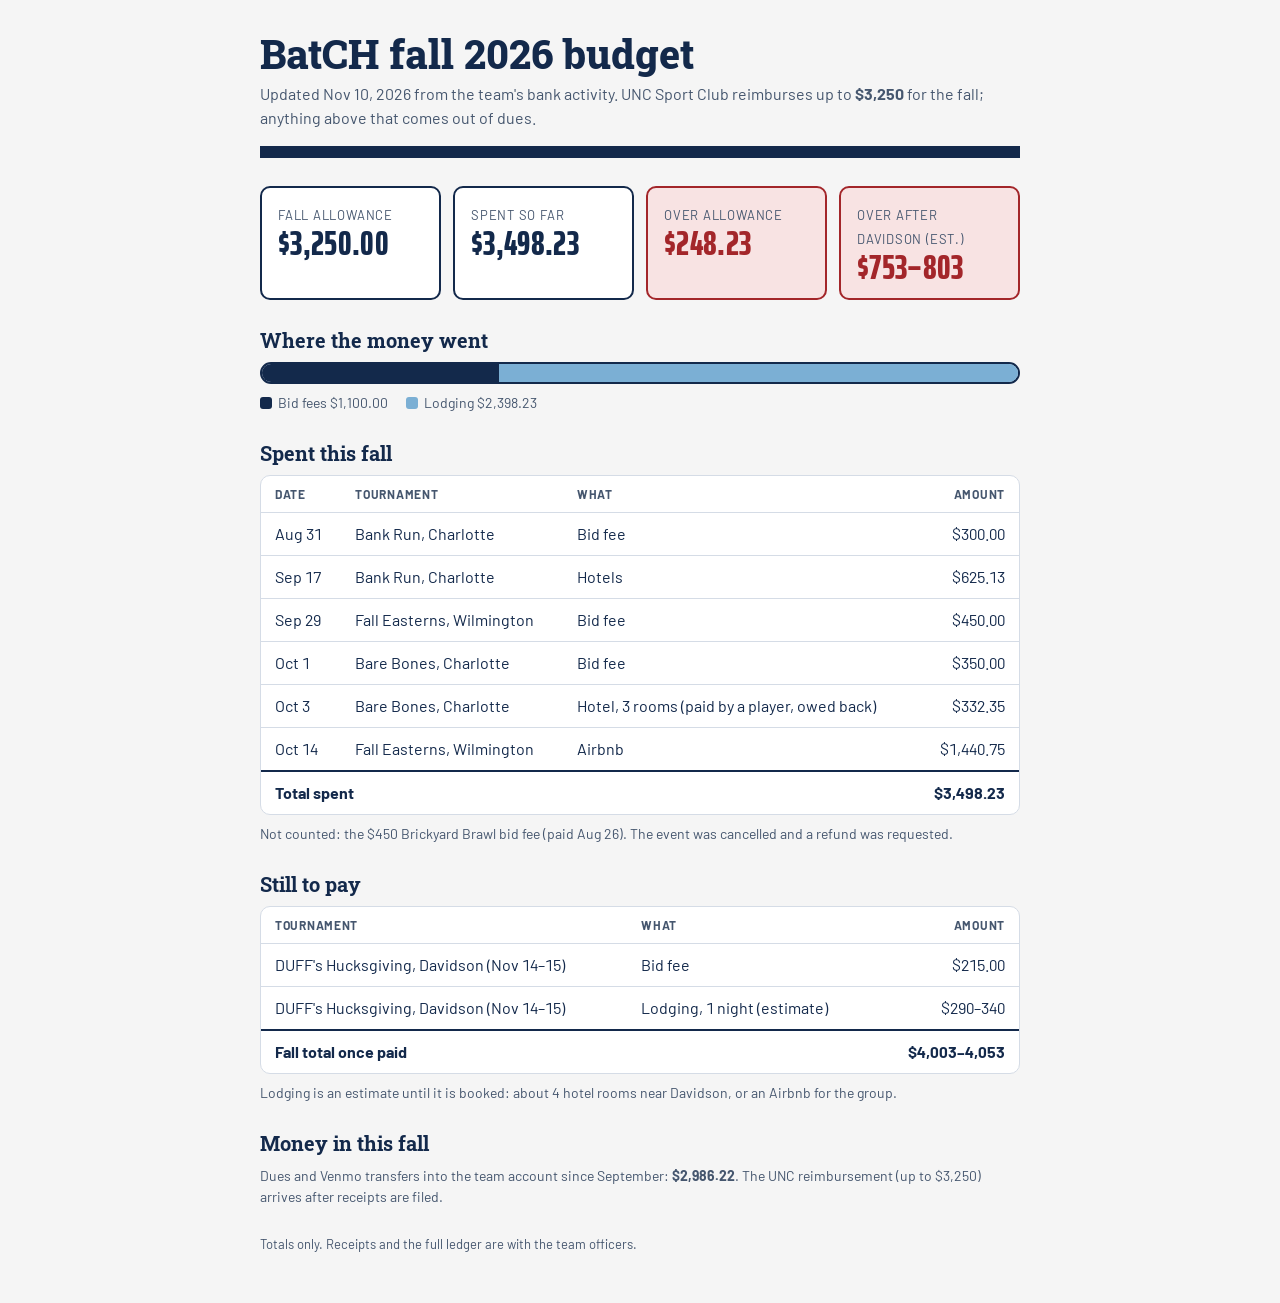
<file: budget.html>
<!doctype html>
<html lang="en">
<head>
<meta charset="utf-8">
<meta name="viewport" content="width=device-width,initial-scale=1">
<title>BatCH Fall Budget</title>
<link rel="preconnect" href="https://fonts.googleapis.com">
<link rel="preconnect" href="https://fonts.gstatic.com" crossorigin>
<link rel="stylesheet" href="https://fonts.googleapis.com/css2?family=Roboto+Slab:wght@700;800&family=Saira+Extra+Condensed:wght@700;800&family=Barlow:wght@400;600;700&display=swap">
<style>
:root{--ground:#F5F5F5;--white:#FFF;--navy:#13294B;--carolina:#7BAFD4;--tint:#DDEBF6;--graphite:#45566E;--line:#D5DCE6;--over:#A3262A;--over-tint:#F8E3E3;--ok:#1F6B45;
--display:"Roboto Slab",Rockwell,Georgia,serif;--num:"Saira Extra Condensed","Arial Narrow",sans-serif;--text:"Barlow","Avenir Next",system-ui,sans-serif}
*{box-sizing:border-box}
body{margin:0;background:var(--ground);color:var(--navy);font:400 16px/1.5 var(--text);padding:0 16px}
main{max-width:760px;margin:0 auto;padding-block:32px 48px;display:grid;gap:28px}
header{border-bottom:12px solid transparent;border-image:linear-gradient(var(--navy) 0 4px,transparent 4px 8px,var(--navy) 8px 12px) 1;padding-bottom:16px}
h1{font:800 clamp(28px,6vw,40px)/1.1 var(--display);margin:0 0 6px;text-wrap:balance}
h2{font:700 20px/1.2 var(--display);margin:0 0 10px}
.sub{color:var(--graphite);margin:0}
.tiles{display:grid;grid-template-columns:repeat(auto-fit,minmax(170px,1fr));gap:12px}
.tile{background:var(--white);border:2px solid var(--navy);border-radius:10px;padding:14px 16px}
.tile b{display:block;font:800 34px/1 var(--num);font-variant-numeric:tabular-nums;letter-spacing:.01em}
.tile span{font-size:13px;text-transform:uppercase;letter-spacing:.06em;color:var(--graphite)}
.tile.over{border-color:var(--over);background:var(--over-tint)} .tile.over b{color:var(--over)}
.bar{height:22px;border-radius:11px;background:var(--tint);overflow:hidden;display:flex;border:2px solid var(--navy)}
.bar i{display:block;height:100%}
.legend{display:flex;flex-wrap:wrap;gap:6px 18px;font-size:14px;color:var(--graphite);margin-top:8px}
.legend em{display:inline-block;width:12px;height:12px;border-radius:3px;margin-right:6px;vertical-align:-1px;font-style:normal}
.wrap{overflow-x:auto;background:var(--white);border:1px solid var(--line);border-radius:10px}
table{width:100%;border-collapse:collapse;font-variant-numeric:tabular-nums}
th,td{padding:9px 14px;text-align:left;border-bottom:1px solid var(--line);vertical-align:top}
th{font-size:12px;text-transform:uppercase;letter-spacing:.06em;color:var(--graphite);font-weight:700}
td.amt,th.amt{text-align:right;white-space:nowrap}
tr.total td{font-weight:700;border-bottom:0;border-top:2px solid var(--navy)}
.note{font-size:14px;color:var(--graphite);margin:8px 0 0}
footer{font-size:13px;color:var(--graphite)}
</style>
</head>
<body>
<main>
<header>
  <h1>BatCH fall 2026 budget</h1>
  <p class="sub">Updated Nov 10, 2026 from the team's bank activity. UNC Sport Club reimburses up to <strong>$3,250</strong> for the fall; anything above that comes out of dues.</p>
</header>

<section class="tiles" aria-label="Summary">
  <div class="tile"><span>Fall allowance</span><b>$3,250.00</b></div>
  <div class="tile"><span>Spent so far</span><b>$3,498.23</b></div>
  <div class="tile over"><span>Over allowance</span><b>$248.23</b></div>
  <div class="tile over"><span>Over after Davidson (est.)</span><b>$753–803</b></div>
</section>

<section>
  <h2>Where the money went</h2>
  <div class="bar" role="img" aria-label="Bid fees $1,100, lodging $2,398.23, out of $3,498.23 spent">
    <i style="width:31.4%;background:var(--navy)"></i><i style="width:68.6%;background:var(--carolina)"></i>
  </div>
  <div class="legend"><span><em style="background:var(--navy)"></em>Bid fees $1,100.00</span><span><em style="background:var(--carolina)"></em>Lodging $2,398.23</span></div>
</section>

<section>
  <h2>Spent this fall</h2>
  <div class="wrap"><table>
    <thead><tr><th>Date</th><th>Tournament</th><th>What</th><th class="amt">Amount</th></tr></thead>
    <tbody>
      <tr><td>Aug 31</td><td>Bank Run, Charlotte</td><td>Bid fee</td><td class="amt">$300.00</td></tr>
      <tr><td>Sep 17</td><td>Bank Run, Charlotte</td><td>Hotels</td><td class="amt">$625.13</td></tr>
      <tr><td>Sep 29</td><td>Fall Easterns, Wilmington</td><td>Bid fee</td><td class="amt">$450.00</td></tr>
      <tr><td>Oct 1</td><td>Bare Bones, Charlotte</td><td>Bid fee</td><td class="amt">$350.00</td></tr>
      <tr><td>Oct 3</td><td>Bare Bones, Charlotte</td><td>Hotel, 3 rooms (paid by a player, owed back)</td><td class="amt">$332.35</td></tr>
      <tr><td>Oct 14</td><td>Fall Easterns, Wilmington</td><td>Airbnb</td><td class="amt">$1,440.75</td></tr>
      <tr class="total"><td colspan="3">Total spent</td><td class="amt">$3,498.23</td></tr>
    </tbody>
  </table></div>
  <p class="note">Not counted: the $450 Brickyard Brawl bid fee (paid Aug 26). The event was cancelled and a refund was requested.</p>
</section>

<section>
  <h2>Still to pay</h2>
  <div class="wrap"><table>
    <thead><tr><th>Tournament</th><th>What</th><th class="amt">Amount</th></tr></thead>
    <tbody>
      <tr><td>DUFF's Hucksgiving, Davidson (Nov 14–15)</td><td>Bid fee</td><td class="amt">$215.00</td></tr>
      <tr><td>DUFF's Hucksgiving, Davidson (Nov 14–15)</td><td>Lodging, 1 night (estimate)</td><td class="amt">$290–340</td></tr>
      <tr class="total"><td colspan="2">Fall total once paid</td><td class="amt">$4,003–4,053</td></tr>
    </tbody>
  </table></div>
  <p class="note">Lodging is an estimate until it is booked: about 4 hotel rooms near Davidson, or an Airbnb for the group.</p>
</section>

<section>
  <h2>Money in this fall</h2>
  <p class="note" style="margin:0">Dues and Venmo transfers into the team account since September: <strong>$2,986.22</strong>. The UNC reimbursement (up to $3,250) arrives after receipts are filed.</p>
</section>

<footer>Totals only. Receipts and the full ledger are with the team officers.</footer>
</main>
</body>
</html>
</file>
